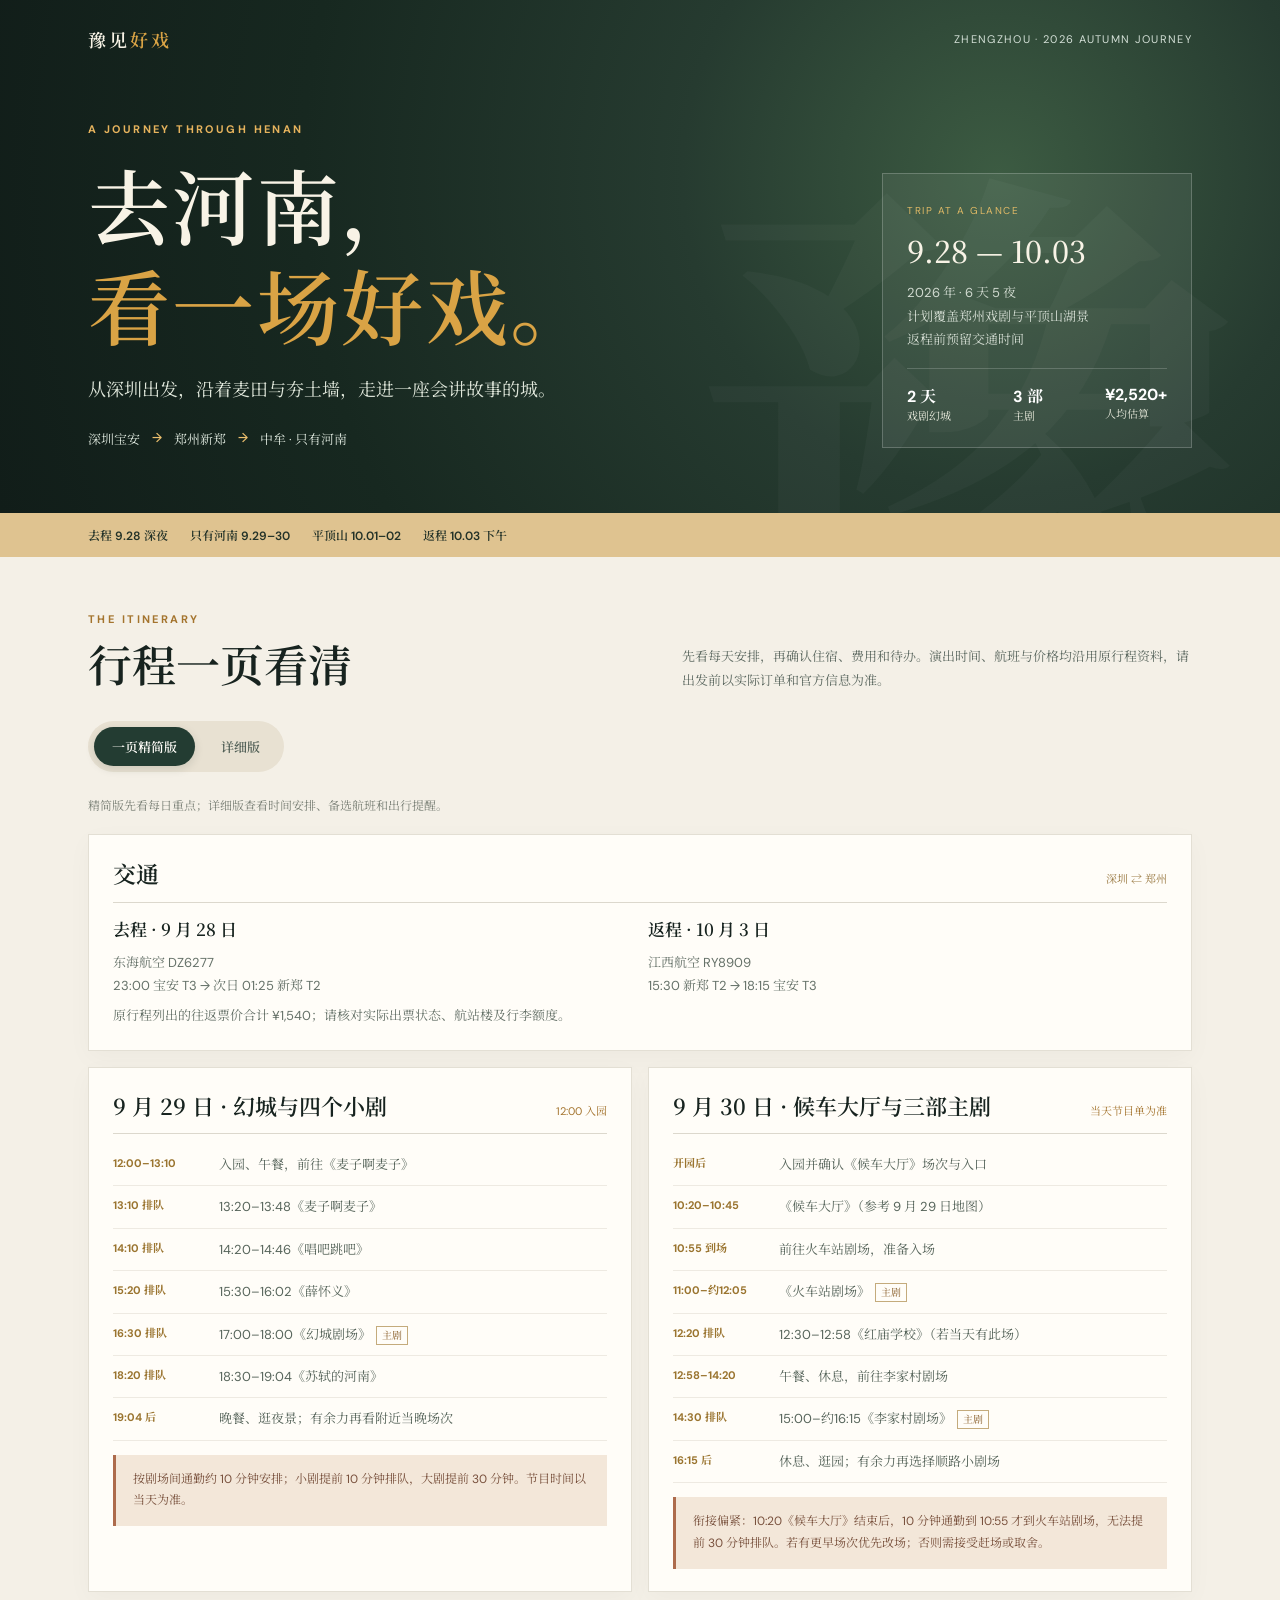
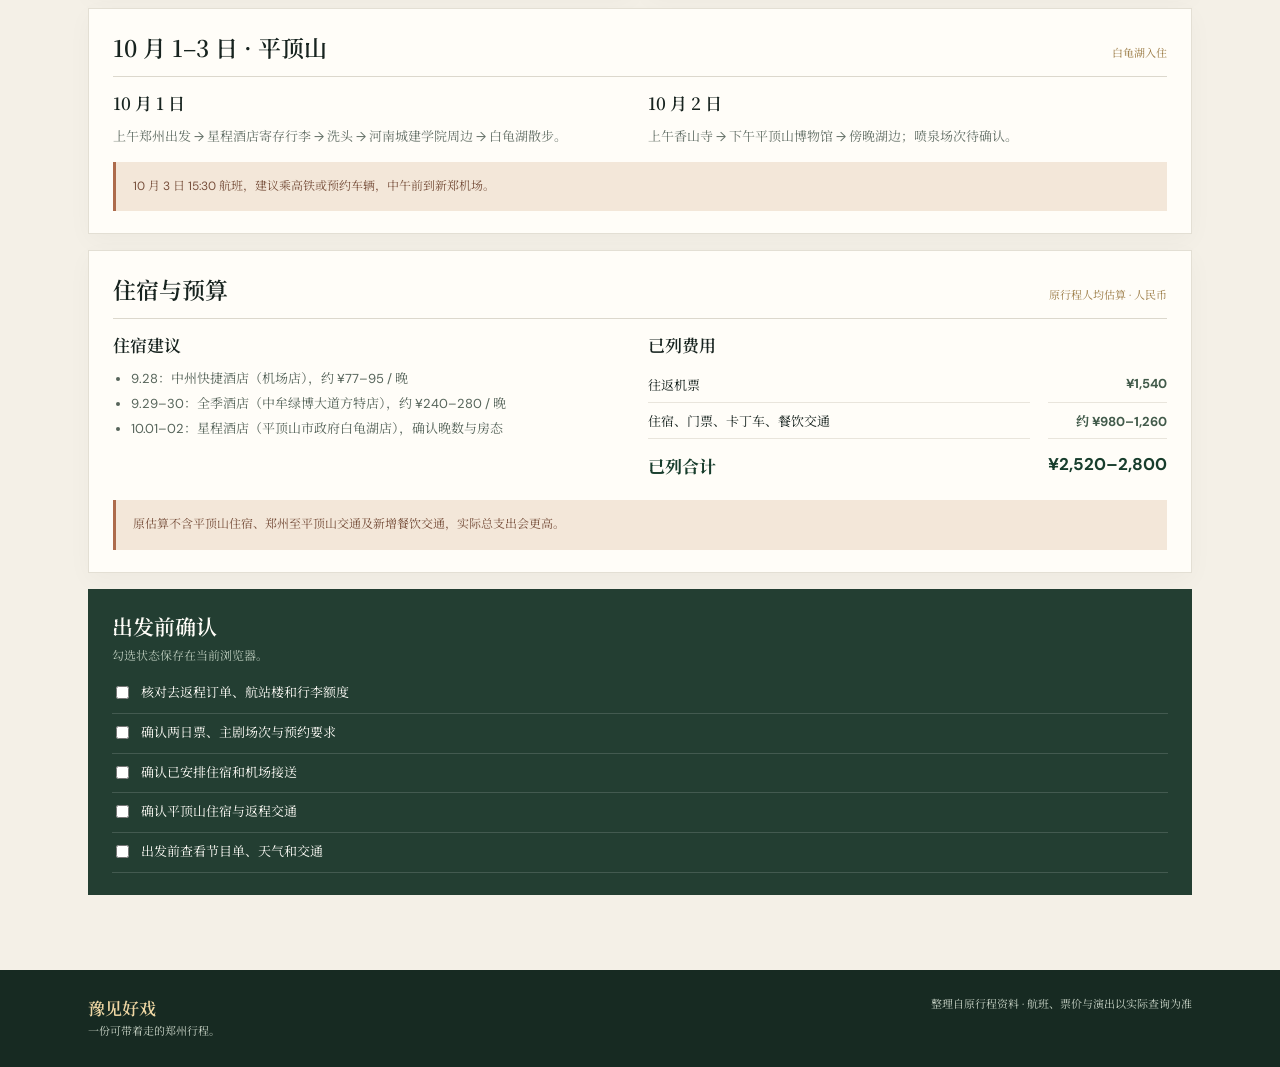
<file: index.html>
<!doctype html>
<html lang="zh-CN">
<head>
<meta charset="utf-8"><meta name="viewport" content="width=device-width,initial-scale=1"><meta name="theme-color" content="#17231f"><meta name="description" content="2026年郑州与只有河南旅行计划：航班、两日行程、住宿与预算。"><title>豫见好戏｜郑州旅行行程 2026</title>
<style>
@import url('https://fonts.googleapis.com/css2?family=Noto+Serif+SC:wght@400;500;600;700&family=DM+Sans:wght@400;500;600;700&display=swap');
:root{--ink:#17231f;--green:#233c32;--gold:#d9a345;--paper:#f4f0e7;--cream:#fffdf8;--muted:#657168;--line:#dcd8cd;--red:#a9523b}*{box-sizing:border-box}html{scroll-behavior:smooth}body{margin:0;background:var(--paper);color:var(--ink);font-family:'DM Sans','Noto Serif SC',serif}a{color:inherit}.skip{position:absolute;top:-80px;left:12px;background:white;padding:10px;z-index:5}.skip:focus{top:12px}.hero{background:radial-gradient(circle at 78% 34%,#3c5b42 0,#263b30 30%,#172820 66%,#111d19 100%);color:#f8f3e6;position:relative;overflow:hidden}.hero:after{content:'豫';position:absolute;right:2%;bottom:-180px;font:700 560px 'Noto Serif SC',serif;color:#ffffff07;line-height:1}.topbar,.hero-inner,.wrap{max-width:1160px;margin:auto;padding-left:28px;padding-right:28px}.topbar{display:flex;justify-content:space-between;align-items:center;padding-top:26px;position:relative;z-index:1}.brand{font:600 18px 'Noto Serif SC',serif;letter-spacing:.17em}.brand span{color:var(--gold)}.top-note{font-size:11px;letter-spacing:.12em;color:#d3dfd6}.hero-inner{position:relative;z-index:1;display:grid;grid-template-columns:1fr 310px;gap:40px;align-items:end;padding-top:70px;padding-bottom:65px}.eyebrow,.kicker{color:#e6b35d;text-transform:uppercase;letter-spacing:.22em;font-size:11px;font-weight:700}.hero h1{font:600 clamp(46px,7vw,82px)/1.22 'Noto Serif SC',serif;letter-spacing:.03em;margin:18px 0}.hero h1 em{font-style:normal;color:var(--gold)}.hero-sub{font:400 18px/1.8 'Noto Serif SC',serif;color:#e0e7db;margin:0 0 25px}.route{display:flex;gap:12px;flex-wrap:wrap;font-size:13px;color:#dbe5db}.route b{color:#edc06e;font-weight:500}.hero-card{border:1px solid #ffffff35;background:#ffffff10;padding:24px}.hero-card small{font-size:10px;color:#dfb966;letter-spacing:.15em}.hero-card strong{display:block;font:500 30px 'Noto Serif SC',serif;margin:9px 0}.hero-card p{margin:0;color:#d2dbd1;line-height:1.8;font-size:13px}.facts{display:flex;justify-content:space-between;gap:10px;border-top:1px solid #ffffff2f;margin-top:17px;padding-top:15px;font-size:11px;color:#e7e9db}.facts b{display:block;font-size:16px;color:white}.strip{background:#dfc390;color:#233228}.strip-inner{max-width:1160px;margin:auto;padding:13px 28px;display:flex;gap:22px;flex-wrap:wrap;font-size:12px;font-weight:600}.wrap{padding-top:55px;padding-bottom:75px}.intro{display:flex;justify-content:space-between;align-items:end;gap:35px;margin-bottom:28px}.kicker{color:#a4742e}.section-title{font:600 clamp(30px,4vw,44px)/1.3 'Noto Serif SC',serif;margin:9px 0 0}.intro p{max-width:510px;margin:0;color:#5e6a62;font-size:13px;line-height:1.85}.plan{display:grid;gap:16px}.card{background:var(--cream);border:1px solid #e3dfd4;padding:22px 24px;box-shadow:0 7px 24px #17231f08}.card h2{font:600 23px 'Noto Serif SC',serif;margin:0}.card h3{font:600 17px 'Noto Serif SC',serif;margin:0 0 10px}.card p{font-size:13px;line-height:1.8;color:var(--muted);margin:7px 0 0}.card-head{display:flex;justify-content:space-between;align-items:baseline;gap:12px;border-bottom:1px solid var(--line);padding-bottom:12px;margin-bottom:13px}.card-head small{font-size:11px;color:#9a7a43}.days{display:grid;grid-template-columns:1fr 1fr;gap:16px}.day{background:var(--cream);border:1px solid #e3dfd4;padding:22px 24px;box-shadow:0 7px 24px #17231f08}.day-head{display:flex;align-items:baseline;justify-content:space-between;gap:10px;padding-bottom:12px;border-bottom:1px solid var(--line);margin-bottom:10px}.day-head h2{font:600 22px 'Noto Serif SC',serif;margin:0}.day-head span{font-size:11px;color:#a4742e}.stop{display:grid;grid-template-columns:96px 1fr;gap:10px;padding:10px 0;border-bottom:1px solid #eeeae2;font-size:13px;line-height:1.65}.stop:last-child{border-bottom:0}.stop time{font-size:11px;font-weight:700;color:#9a742f}.stop p{margin:0;color:#56645a}.label{font-size:10px;border:1px solid #c4ab7c;color:#8b612d;padding:2px 5px;margin-left:5px;white-space:nowrap}.cols{display:grid;grid-template-columns:1fr 1fr;gap:16px}.list{padding-left:18px;margin:8px 0 0;color:#56645a;font-size:13px;line-height:1.9}.alert{background:#f3e7d9;border-left:3px solid #ad6b4c;padding:14px 17px;color:#78503c;font-size:12px;line-height:1.8;margin-top:14px}.amounts{display:grid;grid-template-columns:1fr auto;gap:0 18px}.amounts div{padding:8px 0;border-bottom:1px solid #e9e5dc;font-size:13px}.amounts .amount{text-align:right;color:#415a4a;font-weight:700}.amounts .total{border:0;font-size:17px;font-weight:700;color:#173d2c;padding-top:14px}.checklist{background:#233e32;color:#fffdf8;padding:22px 24px}.checklist h2{font:600 21px 'Noto Serif SC',serif;margin:0}.checklist p{font-size:12px;color:#b9c9ba;margin:5px 0 10px}.check{display:flex;gap:9px;align-items:start;padding:9px 0;border-bottom:1px solid #ffffff25;font-size:13px;line-height:1.6;cursor:pointer}.check input{accent-color:#dca744;margin-top:3px}.check:has(input:checked) span{text-decoration:line-through;color:#9eb3a2}.footer{background:#172a22;color:#c9d4c7;padding:25px 28px}.footer-inner{max-width:1104px;margin:auto;display:flex;justify-content:space-between;gap:18px;font-size:11px;line-height:1.8}.footer b{font:600 17px 'Noto Serif SC',serif;color:#efd7a4}.footer a{color:#f0d7a2}
@media(max-width:760px){.hero-inner{grid-template-columns:1fr;gap:22px;padding-top:50px;padding-bottom:42px}.hero-card{max-width:430px}.intro{display:block}.intro p{margin-top:12px}.days,.cols{grid-template-columns:1fr}.stop{grid-template-columns:82px 1fr}.top-note{font-size:9px}}@media(max-width:520px){.topbar,.hero-inner,.wrap{padding-left:18px;padding-right:18px}.top-note{display:none}.hero h1{font-size:48px}.strip-inner{padding-left:18px;padding-right:18px;gap:8px 16px}.wrap{padding-top:40px;padding-bottom:55px}.card,.day,.checklist{padding:18px}.card-head{align-items:start;flex-direction:column;gap:4px}.footer-inner{display:block}.footer-inner>div+div{margin-top:10px}}
.mode-switch{display:flex;gap:8px;margin:0 0 24px;padding:6px;background:#e8e1d2;border-radius:999px;width:max-content;max-width:100%}.mode-switch button{border:0;background:transparent;padding:10px 18px;border-radius:999px;color:#526057;font-size:13px;font-weight:600;font-family:inherit;cursor:pointer}.mode-switch button[aria-pressed="true"]{background:#233c32;color:#fffdf8;box-shadow:0 3px 10px #17231f22}.mode-help{font-size:12px;color:#7b8177;margin:0 0 20px}.detail-view{display:none}.detail-view.active{display:block}.detail-block{margin:0 0 20px}.detail-head{display:flex;align-items:center;gap:15px;margin:34px 0 14px}.detail-head>span{font:600 18px 'Noto Serif SC',serif;color:#a4742e}.detail-head h2{font:600 25px 'Noto Serif SC',serif;margin:0}.detail-head p{margin:4px 0 0;color:#748076;font-size:12px}.detail-card{background:var(--cream);border:1px solid #e3dfd4;padding:22px 24px;box-shadow:0 7px 24px #17231f08}.detail-card h3{font:600 17px 'Noto Serif SC',serif;margin:0 0 10px}.detail-card p,.detail-card li{font-size:13px;line-height:1.8;color:#526057}.detail-card ul{padding-left:20px;margin:8px 0}.detail-card .muted{color:#879087;font-size:12px}.detail-grid{display:grid;grid-template-columns:1fr 1fr;gap:14px}.timeline{border-left:1px solid #c9c3b4;margin-left:5px;padding-left:18px}.time-row{display:grid;grid-template-columns:110px 1fr;gap:12px;padding:9px 0;position:relative}.time-row:before{content:"";position:absolute;left:-23px;top:15px;width:8px;height:8px;background:#f4f0e7;border:2px solid #bd9352;border-radius:50%}.time-row.important:before{background:#d9a345}.time-row time{font-size:11px;font-weight:700;color:#987331}.time-row p{margin:0}.detail-view .alert{margin-top:16px}@media(max-width:760px){.detail-grid{grid-template-columns:1fr}.detail-head h2{font-size:21px}.time-row{grid-template-columns:82px 1fr;gap:8px}.mode-switch button{padding:9px 13px}}</style>
</head><body><a class="skip" href="#main">跳到行程内容</a>
<header class="hero"><div class="topbar"><div class="brand">豫见<span>好戏</span></div><div class="top-note">ZHENGZHOU · 2026 AUTUMN JOURNEY</div></div><div class="hero-inner"><div><div class="eyebrow">A journey through Henan</div><h1>去河南，<br><em>看一场好戏。</em></h1><p class="hero-sub">从深圳出发，沿着麦田与夯土墙，走进一座会讲故事的城。</p><div class="route"><span>深圳宝安</span><b>→</b><span>郑州新郑</span><b>→</b><span>中牟 · 只有河南</span></div></div><div class="hero-card"><small>TRIP AT A GLANCE</small><strong>9.28 — 10.03</strong><p>2026 年 · 6 天 5 夜<br>计划覆盖郑州戏剧与平顶山湖景<br>返程前预留交通时间</p><div class="facts"><span><b>2 天</b>戏剧幻城</span><span><b>3 部</b>主剧</span><span><b>¥2,520+</b>人均估算</span></div></div></div></header>
<div class="strip"><div class="strip-inner"><span>去程 9.28 深夜</span><span>只有河南 9.29–30</span><span>平顶山 10.01–02</span><span>返程 10.03 下午</span></div></div>
<main id="main" class="wrap"><div class="intro"><div><div class="kicker">THE ITINERARY</div><h2 class="section-title">行程一页看清</h2></div><p>先看每天安排，再确认住宿、费用和待办。演出时间、航班与价格均沿用原行程资料，请出发前以实际订单和官方信息为准。</p></div>
<div class="mode-switch" role="group" aria-label="选择行程版本"><button type="button" data-mode="brief" aria-pressed="true">一页精简版</button><button type="button" data-mode="detail" aria-pressed="false">详细版</button></div><p class="mode-help">精简版先看每日重点；详细版查看时间安排、备选航班和出行提醒。</p><div id="briefView"><div class="plan">
<section class="card"><div class="card-head"><h2>交通</h2><small>深圳 ⇄ 郑州</small></div><div class="cols"><div><h3>去程 · 9 月 28 日</h3><p>东海航空 DZ6277<br>23:00 宝安 T3 → 次日 01:25 新郑 T2</p></div><div><h3>返程 · 10 月 3 日</h3><p>江西航空 RY8909<br>15:30 新郑 T2 → 18:15 宝安 T3</p></div></div><p>原行程列出的往返票价合计 ¥1,540；请核对实际出票状态、航站楼及行李额度。</p></section>
<div class="days"><section class="day"><div class="day-head"><h2>9 月 29 日 · 幻城与四个小剧</h2><span>12:00 入园</span></div><div class="stop"><time>12:00–13:10</time><p>入园、午餐，前往《麦子啊麦子》</p></div><div class="stop"><time>13:10 排队</time><p>13:20–13:48《麦子啊麦子》</p></div><div class="stop"><time>14:10 排队</time><p>14:20–14:46《唱吧跳吧》</p></div><div class="stop"><time>15:20 排队</time><p>15:30–16:02《薛怀义》</p></div><div class="stop"><time>16:30 排队</time><p>17:00–18:00《幻城剧场》<span class="label">主剧</span></p></div><div class="stop"><time>18:20 排队</time><p>18:30–19:04《苏轼的河南》</p></div><div class="stop"><time>19:04 后</time><p>晚餐、逛夜景；有余力再看附近当晚场次</p></div><div class="alert">按剧场间通勤约 10 分钟安排；小剧提前 10 分钟排队，大剧提前 30 分钟。节目时间以当天为准。</div></section><section class="day"><div class="day-head"><h2>9 月 30 日 · 候车大厅与三部主剧</h2><span>当天节目单为准</span></div><div class="stop"><time>开园后</time><p>入园并确认《候车大厅》场次与入口</p></div><div class="stop"><time>10:20–10:45</time><p>《候车大厅》（参考 9 月 29 日地图）</p></div><div class="stop"><time>10:55 到场</time><p>前往火车站剧场，准备入场</p></div><div class="stop"><time>11:00–约12:05</time><p>《火车站剧场》<span class="label">主剧</span></p></div><div class="stop"><time>12:20 排队</time><p>12:30–12:58《红庙学校》（若当天有此场）</p></div><div class="stop"><time>12:58–14:20</time><p>午餐、休息，前往李家村剧场</p></div><div class="stop"><time>14:30 排队</time><p>15:00–约16:15《李家村剧场》<span class="label">主剧</span></p></div><div class="stop"><time>16:15 后</time><p>休息、逛园；有余力再选择顺路小剧场</p></div><div class="alert">衔接偏紧：10:20《候车大厅》结束后，10 分钟通勤到 10:55 才到火车站剧场，无法提前 30 分钟排队。若有更早场次优先改场；否则需接受赶场或取舍。</div></section></div>
<section class="card"><div class="card-head"><h2>10 月 1–3 日 · 平顶山</h2><small>白龟湖入住</small></div><div class="cols"><div><h3>10 月 1 日</h3><p>上午郑州出发 → 星程酒店寄存行李 → 洗头 → 河南城建学院周边 → 白龟湖散步。</p></div><div><h3>10 月 2 日</h3><p>上午香山寺 → 下午平顶山博物馆 → 傍晚湖边；喷泉场次待确认。</p></div></div><div class="alert">10 月 3 日 15:30 航班，建议乘高铁或预约车辆，中午前到新郑机场。</div></section>
<section class="card"><div class="card-head"><h2>住宿与预算</h2><small>原行程人均估算 · 人民币</small></div><div class="cols"><div><h3>住宿建议</h3><ul class="list"><li>9.28：中州快捷酒店（机场店），约 ¥77–95 / 晚</li><li>9.29–30：全季酒店（中牟绿博大道方特店），约 ¥240–280 / 晚</li><li>10.01–02：星程酒店（平顶山市政府白龟湖店），确认晚数与房态</li></ul></div><div><h3>已列费用</h3><div class="amounts"><div>往返机票</div><div class="amount">¥1,540</div><div>住宿、门票、卡丁车、餐饮交通</div><div class="amount">约 ¥980–1,260</div><div class="total">已列合计</div><div class="amount total">¥2,520–2,800</div></div></div></div><div class="alert">原估算不含平顶山住宿、郑州至平顶山交通及新增餐饮交通，实际总支出会更高。</div></section>
<section class="checklist"><h2>出发前确认</h2><p>勾选状态保存在当前浏览器。</p><label class="check"><input type="checkbox" data-check="flights"><span>核对去返程订单、航站楼和行李额度</span></label><label class="check"><input type="checkbox" data-check="tickets"><span>确认两日票、主剧场次与预约要求</span></label><label class="check"><input type="checkbox" data-check="hotels"><span>确认已安排住宿和机场接送</span></label><label class="check"><input type="checkbox" data-check="gap"><span>确认平顶山住宿与返程交通</span></label><label class="check"><input type="checkbox" data-check="schedule"><span>出发前查看节目单、天气和交通</span></label></section>
</div></div><div id="detailView" class="detail-view"><section class="detail-block"><div class="detail-head"><span>01</span><div><h2>交通与航班</h2><p>去程、返程按原行程资料整理，出发前以订单为准。</p></div></div><div class="detail-grid"><article class="detail-card"><h3>9 月 28 日｜去程</h3><p><b>原行程选定</b> 东海航空 DZ6277<br>23:00 深圳宝安 T3 → 次日 01:25 郑州新郑 T2 · ¥770</p><p><b>备选</b> 西部航空 PN6312<br>23:20 宝安 T3 → 次日 01:40 新郑 T2 · ¥750</p><p class="muted">抵达后先住机场附近，次日上午前往中牟。</p></article><article class="detail-card"><h3>10 月 3 日｜返程</h3><p><b>原行程选定</b> 江西航空 RY8909<br>15:30 新郑 T2 → 18:15 宝安 T3 · ¥770</p><p><b>备选</b> 深圳航空 ZH9304<br>16:10 新郑 T2 → 19:00 宝安 T3 · ¥970</p><p class="muted">请核对返程是否已出票。平顶山西到新郑机场的车次以 12306 当日信息为准，建议中午前抵达机场。</p></article></div></section>
<section class="detail-block"><div class="detail-head"><span>02</span><div><h2>9 月 29 日｜幻城与四个优先小剧</h2><p>12:00 到园，17:00 看《幻城剧场》；小剧时间参考 9 月 29 日节目地图。</p></div></div><div class="detail-card"><div class="timeline"><div class="time-row"><time>12:00–13:10</time><p>入园、午餐，前往《麦子啊麦子》。</p></div><div class="time-row"><time>13:10 排队</time><p>13:20–13:48《麦子啊麦子》。</p></div><div class="time-row"><time>13:48–14:10</time><p>转场并排队；14:20–14:46《唱吧跳吧》。</p></div><div class="time-row"><time>14:46–15:20</time><p>转场并排队；15:30–16:02《薛怀义》。</p></div><div class="time-row important"><time>16:02–16:30</time><p>前往幻城剧场并排队；17:00–18:00《幻城剧场》主剧。</p></div><div class="time-row"><time>18:00–18:20</time><p>前往《苏轼的河南》；18:20 排队，18:30–19:04 演出。</p></div><div class="time-row"><time>19:04 后</time><p>晚餐、逛夜景；有余力再看附近当晚场次。</p></div></div><p class="alert">小剧按开场前 10 分钟排队，大剧提前 30 分钟；剧场间通勤按 10 分钟估算。节目时间和入口以当天公布为准。</p></div></section><section class="detail-block"><div class="detail-head"><span>03</span><div><h2>9 月 30 日｜候车大厅、火车站与李家村</h2><p>候车大厅场次参考 9 月 29 日节目地图；第二天务必核实。</p></div></div><div class="detail-card"><div class="timeline"><div class="time-row"><time>开园后</time><p>入园，确认《候车大厅》当天场次及入口。</p></div><div class="time-row"><time>10:20–10:45</time><p>《候车大厅》（参考场次，需以当天节目单为准）。</p></div><div class="time-row"><time>10:45–10:55</time><p>通勤至火车站剧场；10:55 到场准备入场。</p></div><div class="time-row important"><time>11:00–约12:05</time><p>《火车站剧场》主剧。</p></div><div class="time-row"><time>12:05–12:20</time><p>通勤至《红庙学校》并排队。</p></div><div class="time-row"><time>12:30–12:58</time><p>《红庙学校》（若当天有此场）。</p></div><div class="time-row"><time>12:58–14:20</time><p>午餐、休息，前往李家村剧场。</p></div><div class="time-row important"><time>14:30 排队</time><p>15:00–约16:15《李家村剧场》主剧。</p></div><div class="time-row"><time>16:15 后</time><p>休息、逛园；有余力再选择当天顺路的小剧场。</p></div></div><p class="alert">衔接提醒：10:20–10:45《候车大厅》后只有 15 分钟散场、通勤和到场，按 10 分钟通勤估算，10:55 才抵达火车站剧场，无法满足大剧提前 30 分钟排队。若当天有能在 10:20 前结束的更早场次，优先换场；若只有该场，需接受衔接紧张或取舍。</p></div></section><section class="detail-block"><div class="detail-head"><span>04</span><div><h2>10 月 1 日｜郑州 → 平顶山</h2><p>白龟湖入住，校园与湖边轻松走走。</p></div></div><div class="detail-card"><div class="timeline"><div class="time-row"><time>上午</time><p>从中牟退房，前往郑州东站乘高铁到平顶山西站，再打车去星程酒店（平顶山市政府白龟湖店）。到店太早可先寄存行李。</p></div><div class="time-row"><time>午后</time><p>在酒店附近午饭；去洗发店洗头，建议提前预约。</p></div><div class="time-row"><time>下午</time><p>河南城建学院周边散步；校内访客规定提前确认，如不便入校就改为湖边慢行。</p></div><div class="time-row"><time>傍晚–晚上</time><p>白龟湖散步、晚饭。白龟湖有音乐喷泉广场，但尚未找到 2026 国庆场次公告；当天是否开放先向酒店或当地官方账号确认。</p></div></div></div></section>
<section class="detail-block"><div class="detail-head"><span>05</span><div><h2>10 月 2 日｜香山寺与平顶山博物馆</h2><p>寺院安排在上午，博物馆安排在下午。</p></div></div><div class="detail-card"><div class="timeline"><div class="time-row"><time>上午</time><p>打车去香山寺游览。官方常规信息为夏季 7:00–17:30，节假日以当天公告为准。</p></div><div class="time-row"><time>中午</time><p>回酒店附近午饭、休息。</p></div><div class="time-row"><time>13:00–16:00</time><p>平顶山博物馆。常规开放为周二至周日 9:00–17:00；国庆开放安排和预约方式出发前再确认。</p></div><div class="time-row"><time>傍晚</time><p>回白龟湖散步；如喷泉当天开放，再去音乐喷泉广场看一场。</p></div></div></div></section>
<section class="detail-block"><div class="detail-head"><span>06</span><div><h2>10 月 3 日｜平顶山 → 新郑机场</h2><p>15:30 起飞，交通留足余量。</p></div></div><div class="detail-card"><p>早餐后退房，建议提前选好平顶山西站到新郑机场站的直达高铁，目标是中午前到机场；到站后再留出值机、安检时间。若车次不合适，提前预约专车并预留路上拥堵时间。具体车次请以 12306 当日时刻为准。</p></div></section>
<section class="detail-block"><div class="detail-head"><span>07</span><div><h2>住宿、费用与出发前确认</h2><p>原预算只覆盖原来列出的郑州行程，平顶山新增费用需另计。</p></div></div><div class="detail-grid"><article class="detail-card"><h3>住宿建议</h3><ul><li>9.28：机场附近过渡住宿。</li><li>9.29–30：中牟全季酒店。</li><li>10.01–02：星程酒店（平顶山市政府白龟湖店），确认实际入住晚数、价格与房态。</li></ul></article><article class="detail-card"><h3>出发前确认</h3><ul><li>核对往返航班订单、航站楼和行李额度。</li><li>确认只有河南两日票、主剧预约和当日排期。</li><li>预约洗发店；询问酒店是否有租车或接送站服务。</li><li>电动车不要预设为一定能租到；共享电动车供应需现场确认。</li><li>查看香山寺、博物馆、河南城建学院国庆开放安排。</li><li>确认白龟湖音乐喷泉当天场次及天气情况。</li></ul></article></div><p class="alert">原行程人均估算 ¥2,520–2,800 不含平顶山住宿、郑州至平顶山交通，以及新增餐饮和景点交通费用。</p></section></div></main><footer class="footer"><div class="footer-inner"><div><b>豫见好戏</b><br>一份可带着走的郑州行程。</div><div>整理自原行程资料 · 航班、票价与演出以实际查询为准</div></div></footer>
<script>const modeButtons=document.querySelectorAll('[data-mode]');const briefView=document.getElementById('briefView');const detailView=document.getElementById('detailView');modeButtons.forEach(button=>button.addEventListener('click',()=>{const detailed=button.dataset.mode==='detail';briefView.hidden=detailed;detailView.classList.toggle('active',detailed);modeButtons.forEach(item=>item.setAttribute('aria-pressed',String(item===button)));if(window.innerWidth<760)document.querySelector('.mode-switch').scrollIntoView({behavior:'smooth',block:'start'})}));document.querySelectorAll('[data-check]').forEach(input=>{const key='zhengzhou-trip-'+input.dataset.check;try{input.checked=localStorage.getItem(key)==='1'}catch(e){}input.addEventListener('change',()=>{try{localStorage.setItem(key,input.checked?'1':'0')}catch(e){}})});</script>
</body></html>
</file>
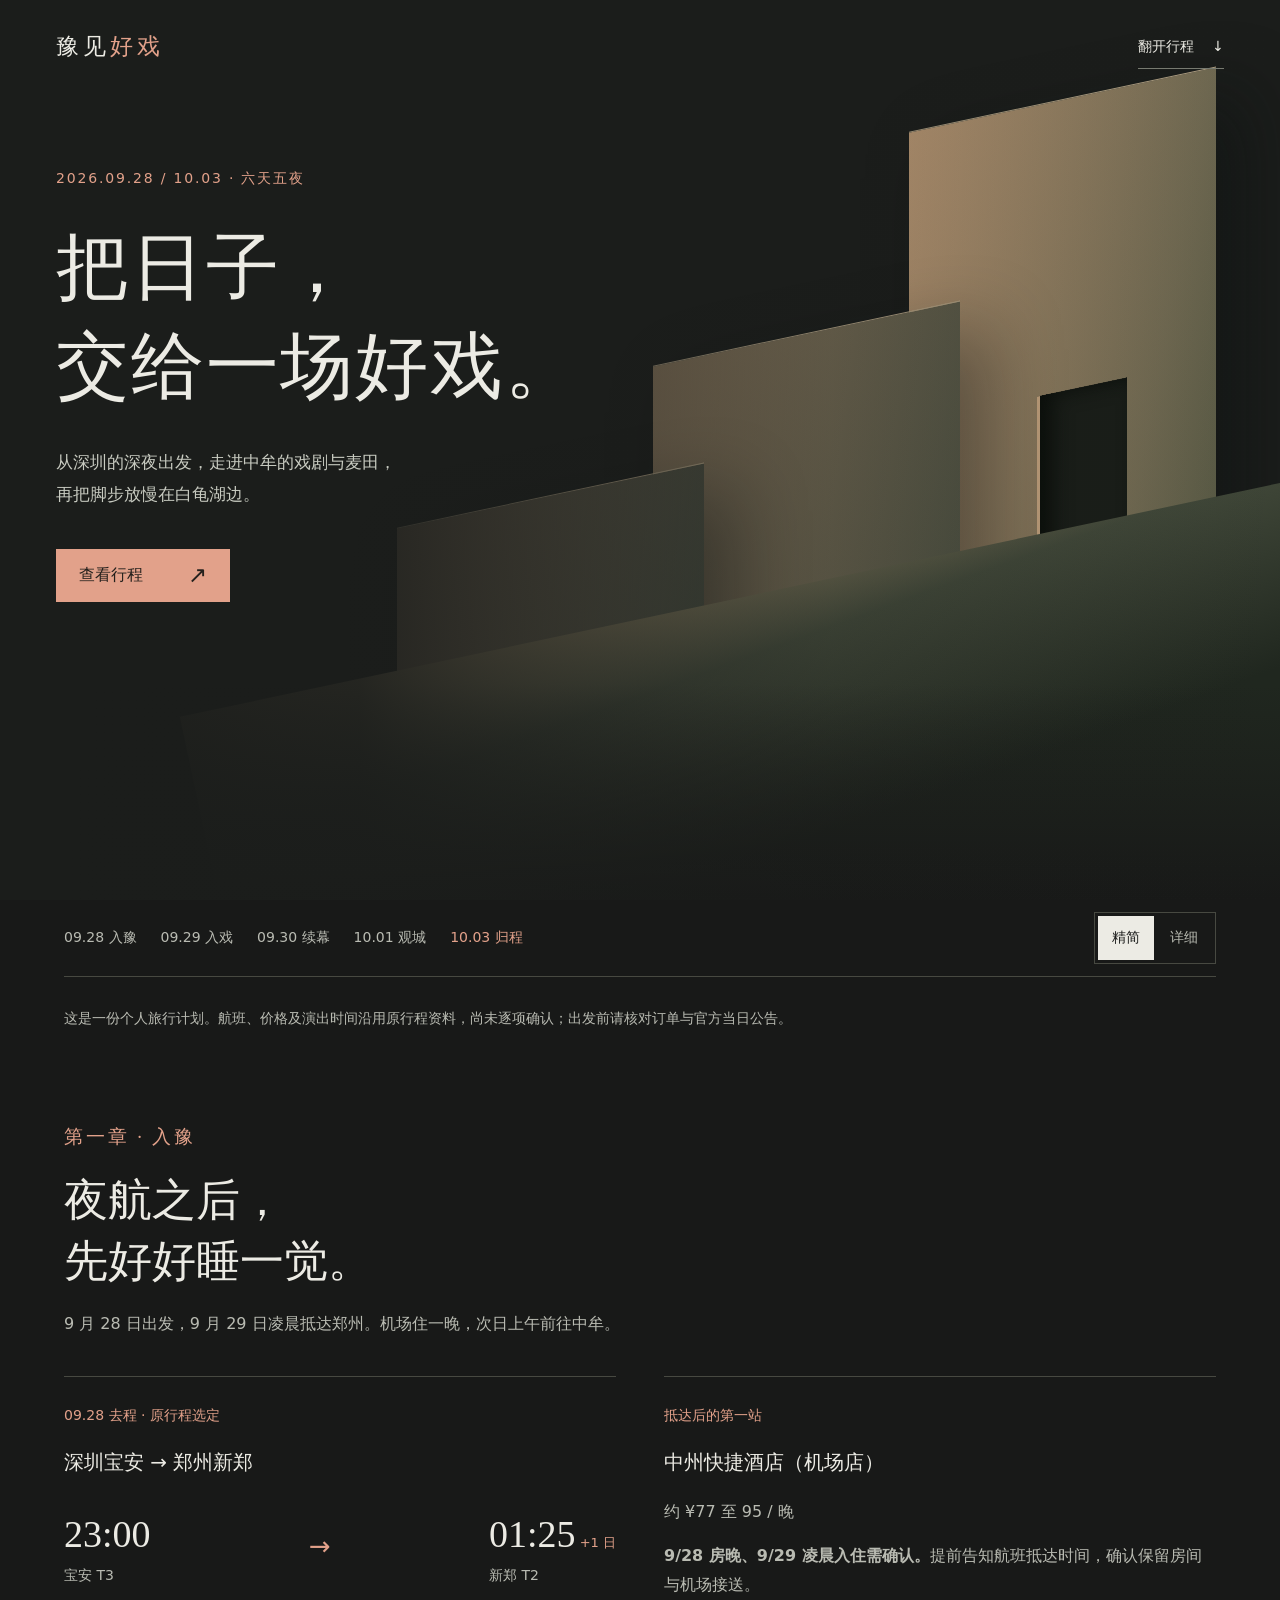
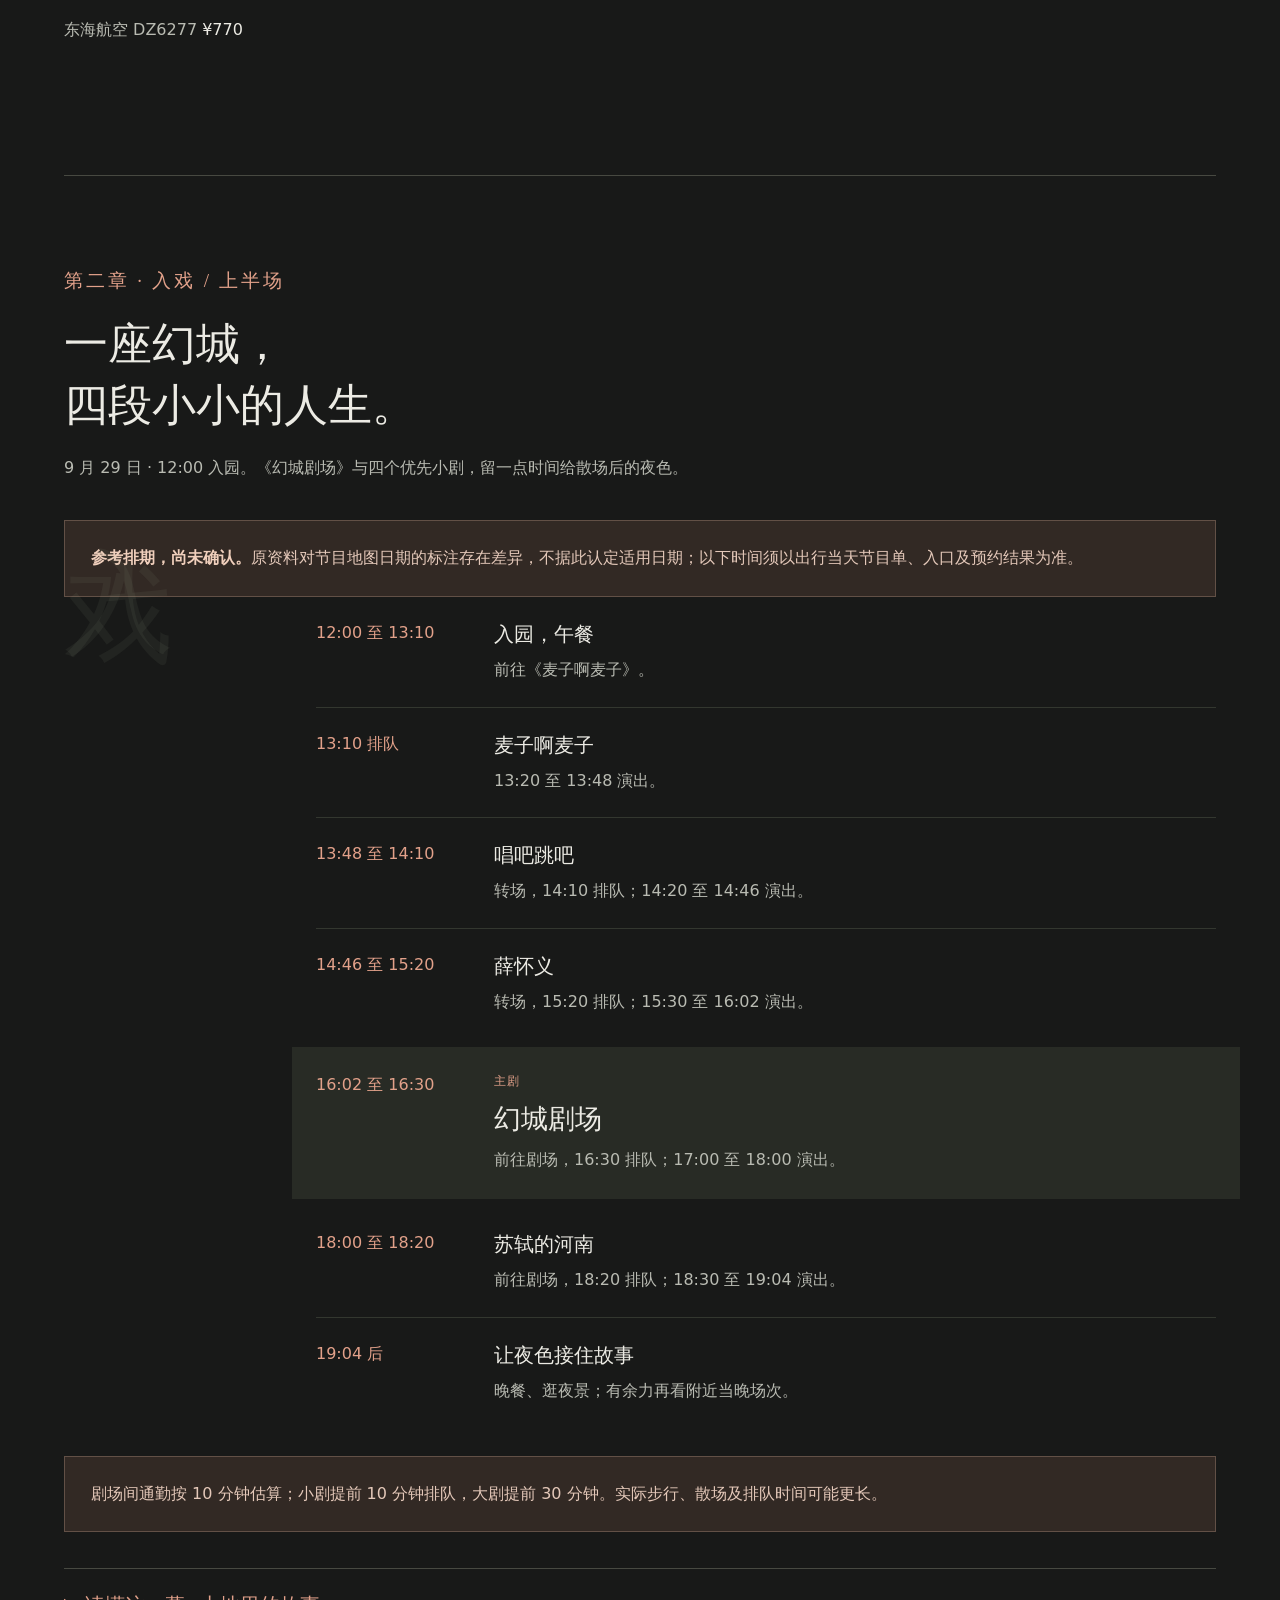
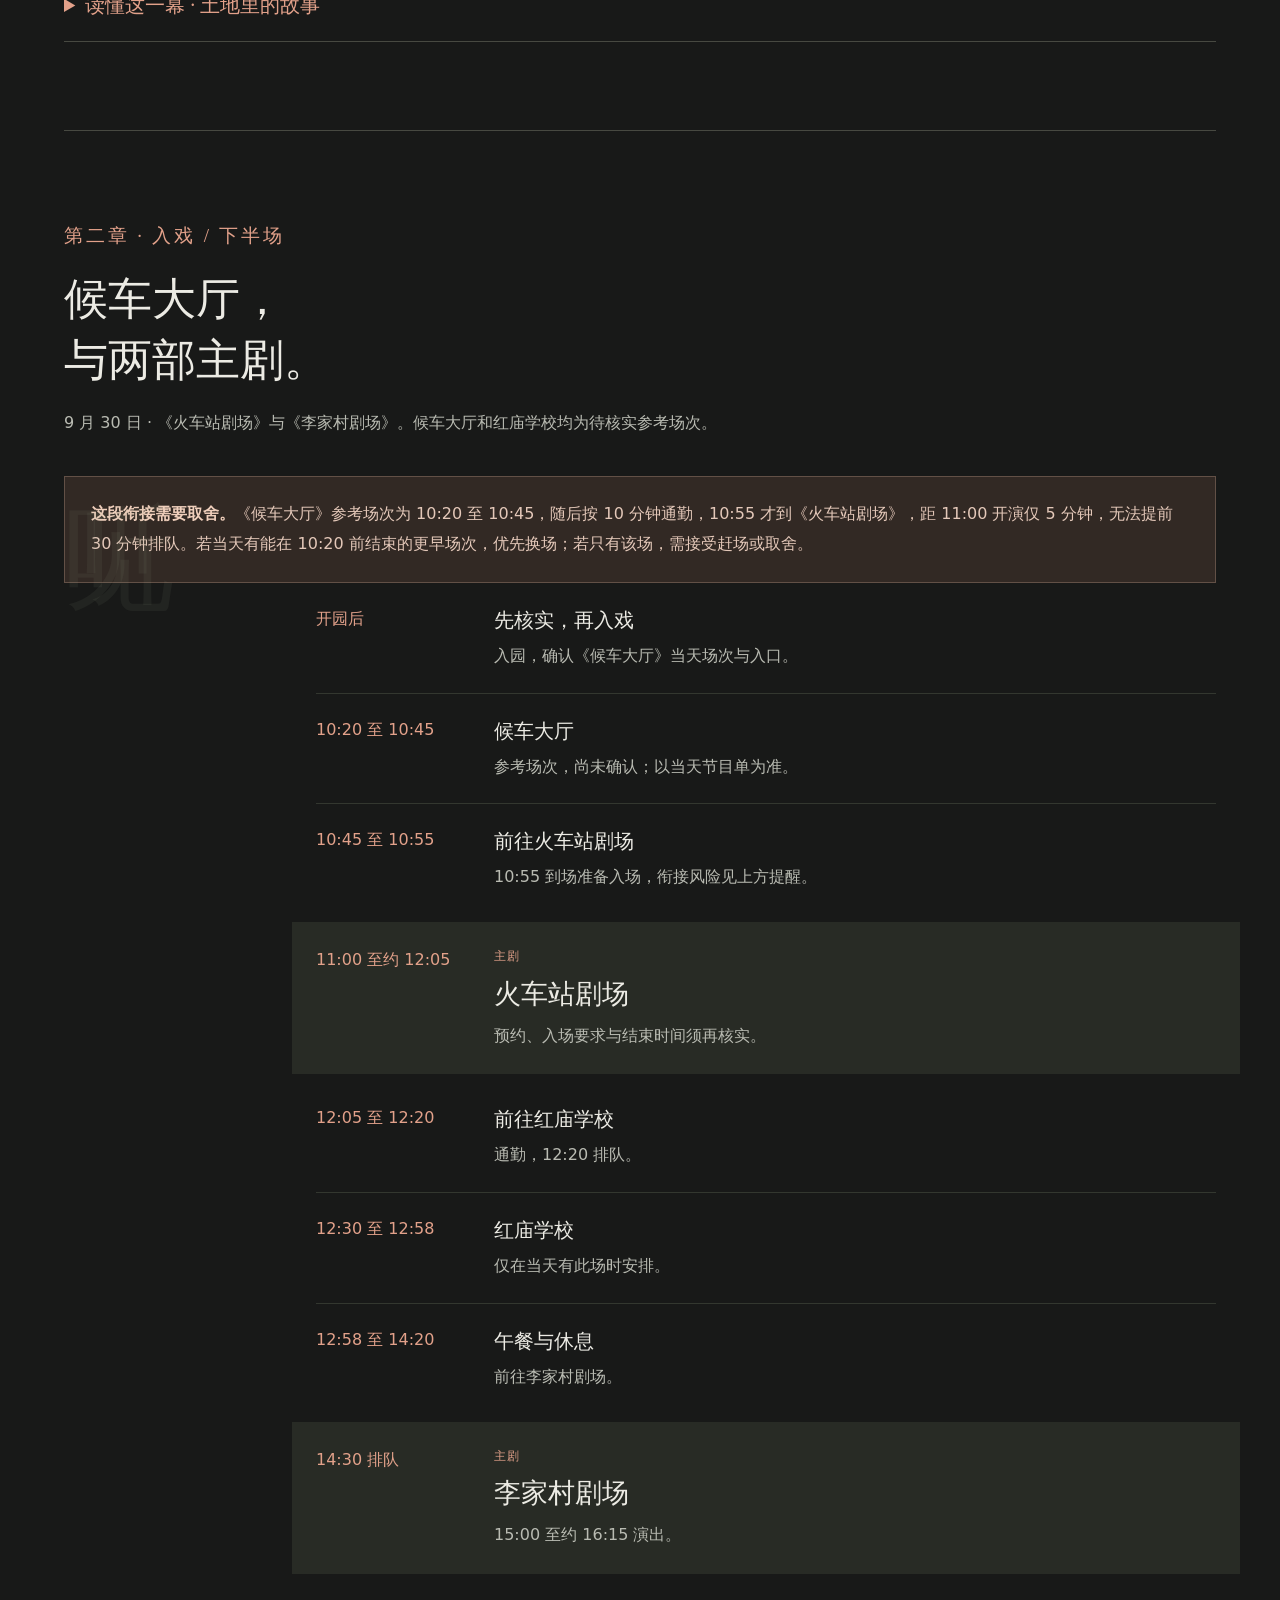
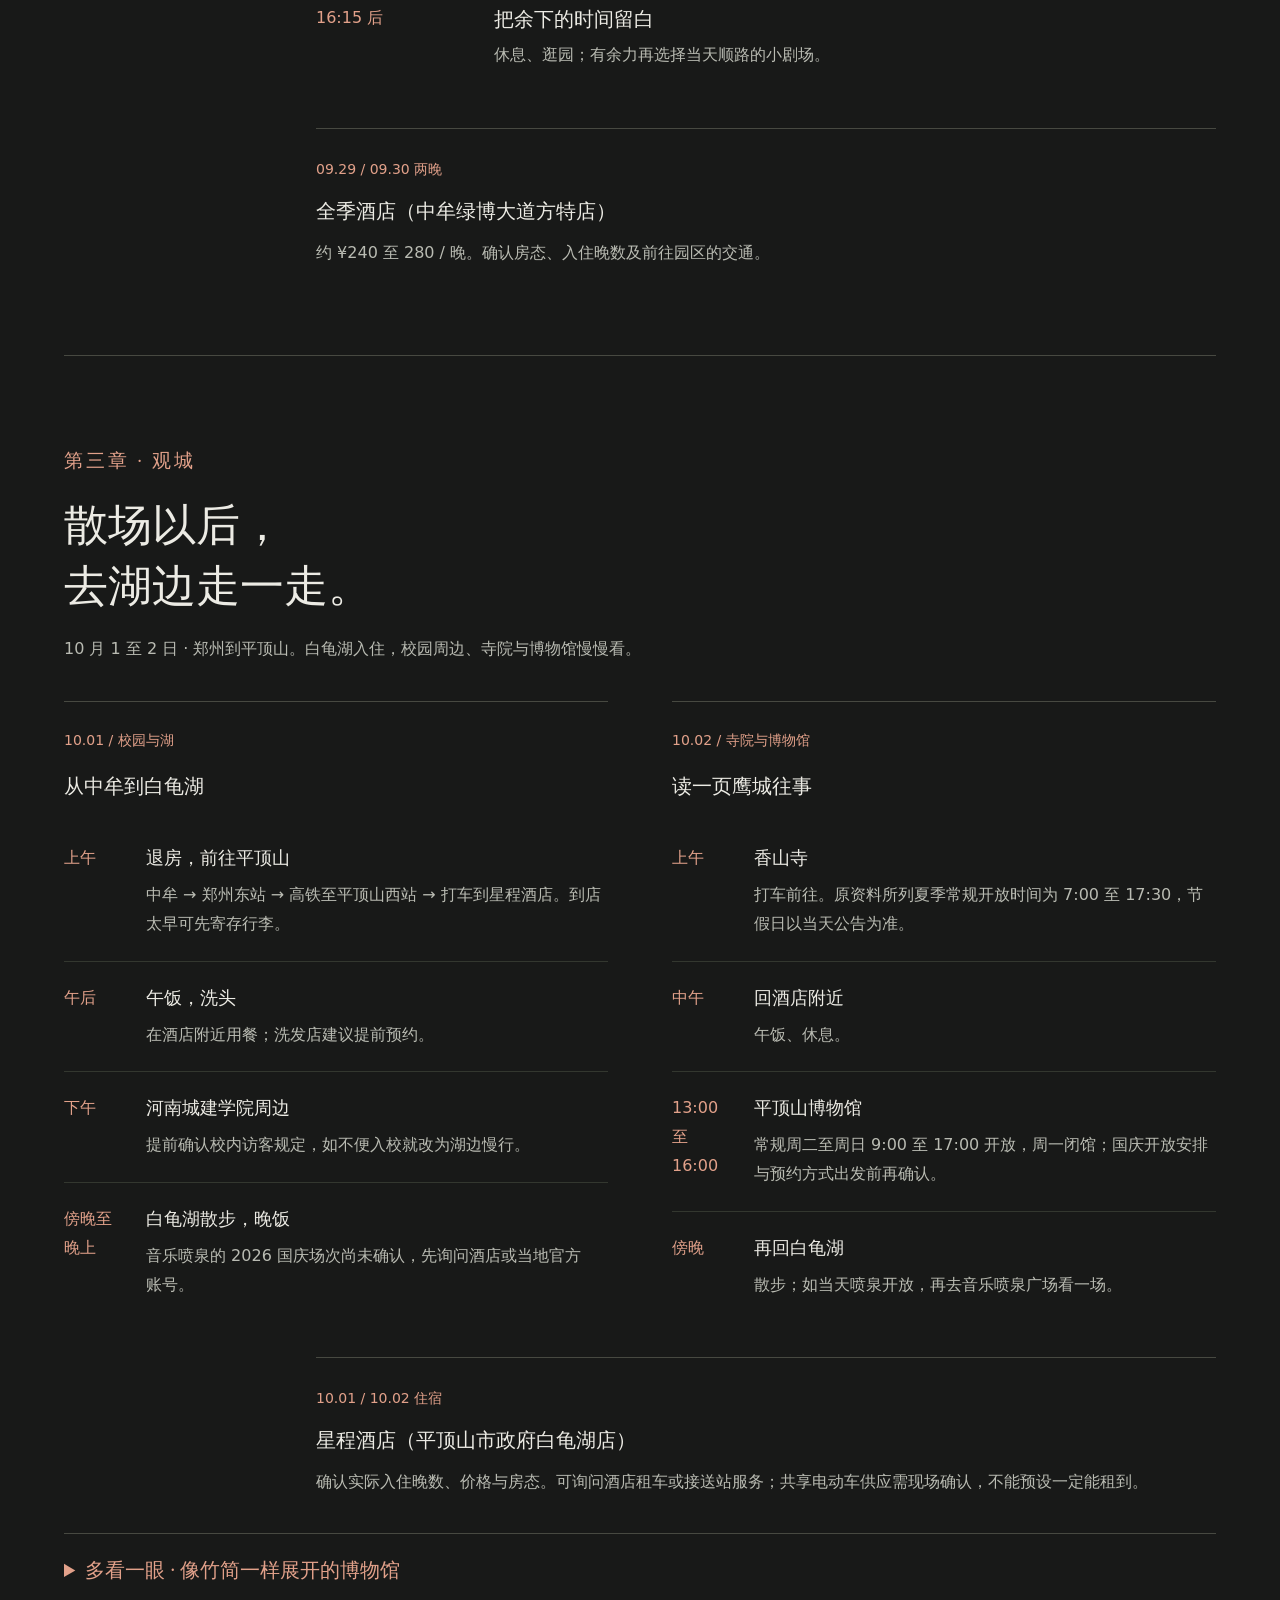
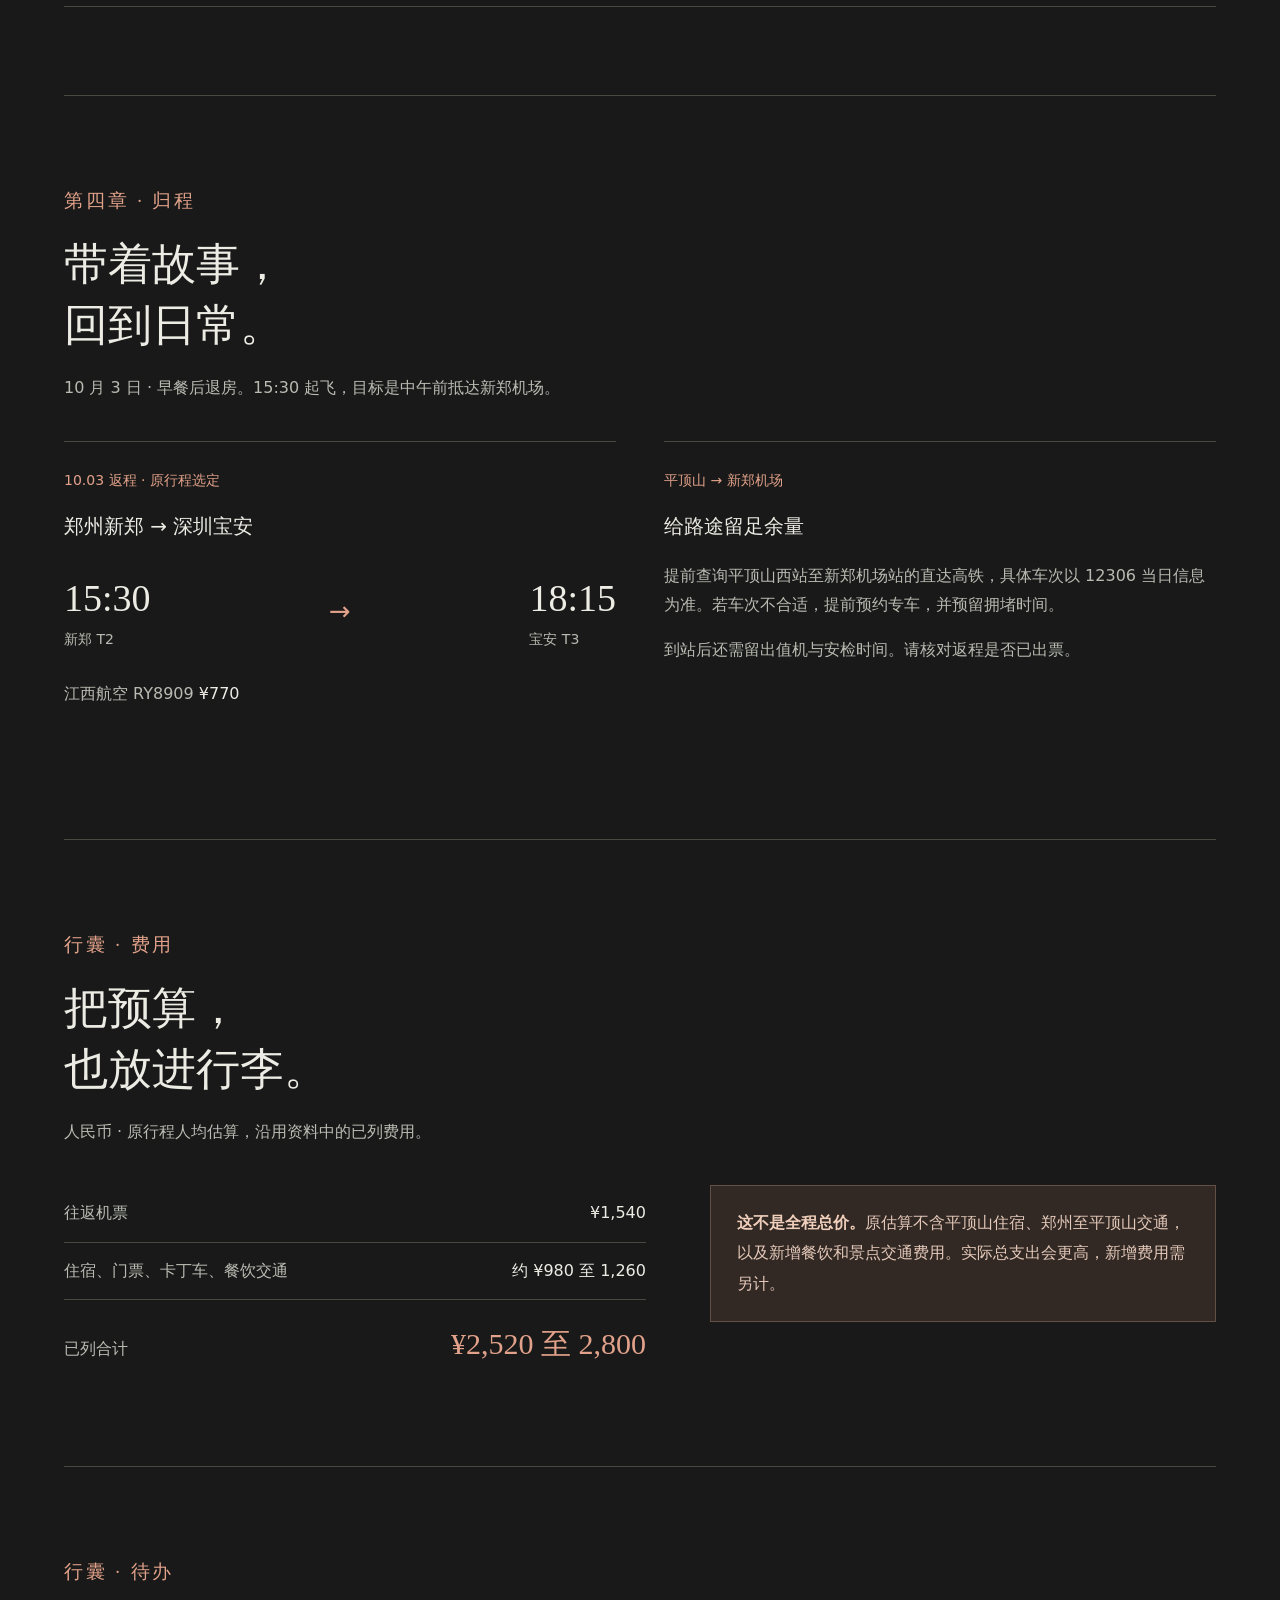
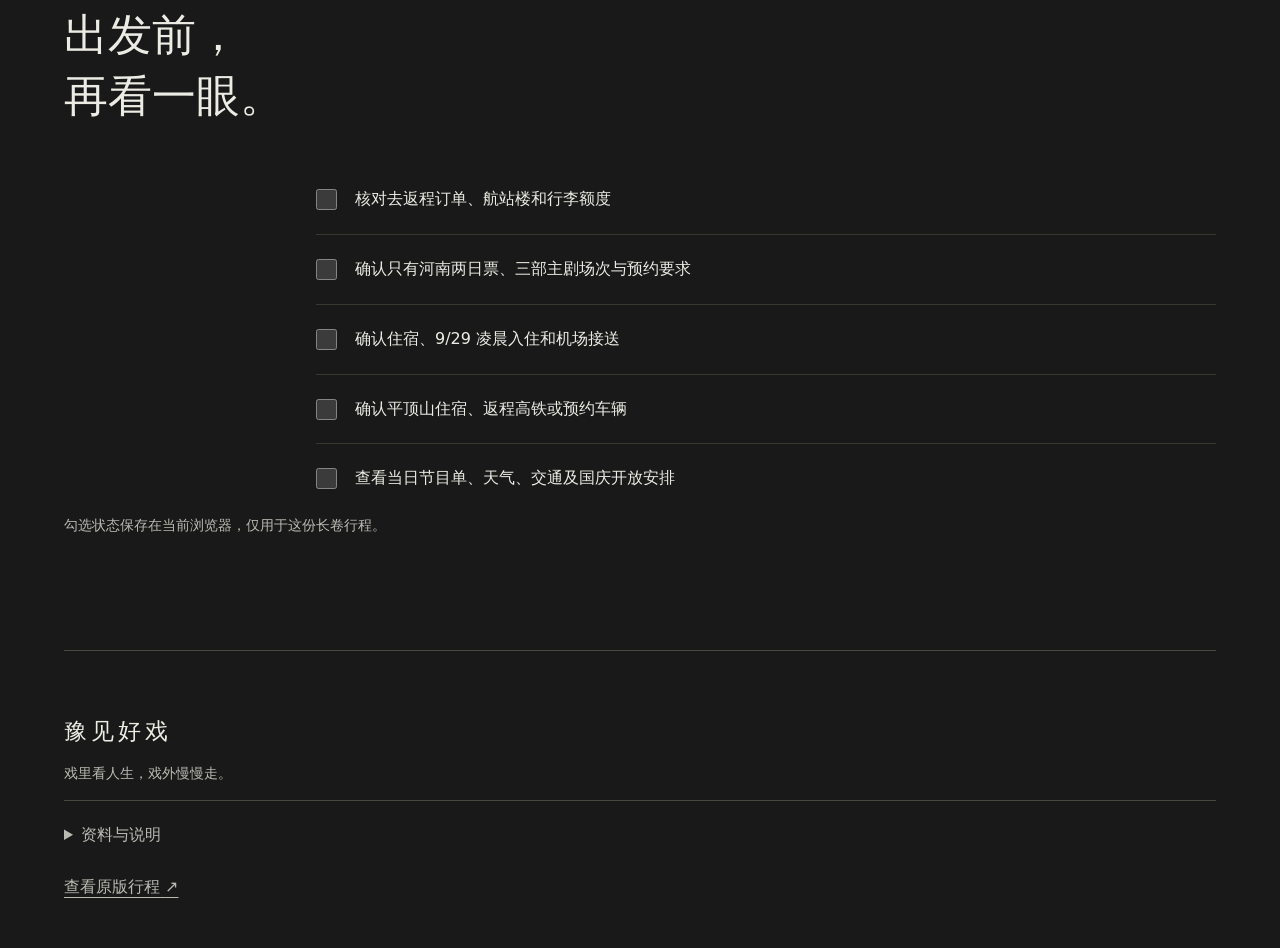
<file: zhongyuan/index.html>
<!doctype html>
<html lang="zh-CN">
<head>
  <meta charset="utf-8">
  <meta name="viewport" content="width=device-width, initial-scale=1">
  <meta name="theme-color" content="#171a17">
  <meta name="description" content="豫见好戏：2026年9月28日至10月3日，从深圳到只有河南，再到平顶山的随身行程。包含演出参考排期、航班、住宿、预算与出发清单。">
  <title>豫见好戏｜把日子，交给一场好戏</title>
  <link rel="canonical" href="https://xuyu666.github.io/zhengzhou-theatre-2026/zhongyuan/">
  <link rel="stylesheet" href="./style.css">
  <script src="./app.js" defer></script>
</head>
<body>
  <a class="skip" href="#main">跳到行程内容</a>
  <section class="hero" aria-labelledby="journey-title">
    <header class="site-header">
      <a class="brand" href="#">豫见<span>好戏</span></a>
      <a href="#main">翻开行程 <span aria-hidden="true">↓</span></a>
    </header>
    <div class="hero-copy">
      <p class="hero-date">2026.09.28 / 10.03 · 六天五夜</p>
      <h1 id="journey-title">把日子，<br>交给一场好戏。</h1>
      <p>从深圳的深夜出发，走进中牟的戏剧与麦田，<br>再把脚步放慢在白龟湖边。</p>
      <a class="primary-link" href="#main">查看行程</a>
    </div>
    <div class="stage" aria-hidden="true">
      <div class="stage-wall wall-one"></div><div class="stage-wall wall-two"></div><div class="stage-wall wall-three"></div>
      <div class="stage-door"></div><div class="stage-floor"></div><span class="stage-caption">中原 · 一幕将启</span>
    </div>
  </section>

  <main id="main" class="main-shell">
    <div class="journey-tools">
      <nav class="date-nav" aria-label="按日期查看行程">
        <a href="#arrival">09.28 入豫</a><a href="#day29">09.29 入戏</a><a href="#day30">09.30 续幕</a><a href="#city">10.01 观城</a><a href="#return">10.03 归程</a>
      </nav>
      <div class="view-controls" role="group" aria-label="行程显示方式" hidden>
        <button type="button" data-mode="brief" aria-pressed="false">精简</button><button type="button" data-mode="detail" aria-pressed="true">详细</button>
      </div>
    </div>
    <p class="page-note">这是一份个人旅行计划。航班、价格及演出时间沿用原行程资料，尚未逐项确认；出发前请核对订单与官方当日公告。</p>

    <section class="chapter" id="arrival" aria-labelledby="arrival-title">
      <div class="chapter-heading"><span class="chapter-word">第一章 · 入豫</span><h2 id="arrival-title">夜航之后，<br>先好好睡一觉。</h2><p>9 月 28 日出发，9 月 29 日凌晨抵达郑州。机场住一晚，次日上午前往中牟。</p></div>
      <div class="travel-grid">
        <article class="flight"><p class="eyebrow">09.28 去程 · 原行程选定</p><h3>深圳宝安 <span aria-hidden="true">→</span> 郑州新郑</h3><div class="flight-times"><span><strong>23:00</strong>宝安 T3</span><span class="flight-line" aria-hidden="true">→</span><span><strong>01:25<small> +1 日</small></strong>新郑 T2</span></div><p>东海航空 DZ6277 <b>¥770</b></p><p class="detail-only">备选：西部航空 PN6312，23:20 宝安 T3 → 次日 01:40 新郑 T2，¥750。</p></article>
        <article class="lodging"><p class="eyebrow">抵达后的第一站</p><h3>中州快捷酒店（机场店）</h3><p class="price">约 ¥77 至 95 / 晚</p><p><strong>9/28 房晚、9/29 凌晨入住需确认。</strong>提前告知航班抵达时间，确认保留房间与机场接送。</p><p class="detail-only">请核对实际出票状态、航站楼与行李额度。凌晨到达后先休息，再开始两天的戏剧行程。</p></article>
      </div>
    </section>

    <section class="chapter theatre-chapter" id="day29" aria-labelledby="day29-title">
      <div class="chapter-heading"><span class="chapter-word">第二章 · 入戏 / 上半场</span><h2 id="day29-title">一座幻城，<br>四段小小的人生。</h2><p>9 月 29 日 · 12:00 入园。《幻城剧场》与四个优先小剧，留一点时间给散场后的夜色。</p></div>
      <p class="notice"><strong>参考排期，尚未确认。</strong>原资料对节目地图日期的标注存在差异，不据此认定适用日期；以下时间须以出行当天节目单、入口及预约结果为准。</p>
      <div class="timeline" aria-label="9月29日演出行程">
        <div class="stop"><time>12:00 至 13:10</time><div><h3>入园，午餐</h3><p>前往《麦子啊麦子》。</p></div></div>
        <div class="stop"><time>13:10 排队</time><div><h3>麦子啊麦子</h3><p>13:20 至 13:48 演出。</p></div></div>
        <div class="stop"><time>13:48 至 14:10</time><div><h3>唱吧跳吧</h3><p>转场，14:10 排队；14:20 至 14:46 演出。</p></div></div>
        <div class="stop"><time>14:46 至 15:20</time><div><h3>薛怀义</h3><p>转场，15:20 排队；15:30 至 16:02 演出。</p></div></div>
        <div class="stop important"><time>16:02 至 16:30</time><div><span class="label">主剧</span><h3>幻城剧场</h3><p>前往剧场，16:30 排队；17:00 至 18:00 演出。</p></div></div>
        <div class="stop"><time>18:00 至 18:20</time><div><h3>苏轼的河南</h3><p>前往剧场，18:20 排队；18:30 至 19:04 演出。</p></div></div>
        <div class="stop"><time>19:04 后</time><div><h3>让夜色接住故事</h3><p>晚餐、逛夜景；有余力再看附近当晚场次。</p></div></div>
      </div>
      <p class="notice">剧场间通勤按 10 分钟估算；小剧提前 10 分钟排队，大剧提前 30 分钟。实际步行、散场及排队时间可能更长。</p>
      <details class="culture"><summary>读懂这一幕 · 土地里的故事</summary><p>只有河南把土地、粮食与传承放在故事中心，让中原文化通过戏剧与建筑被感知。麦田和夯土墙围合出一座可步入的叙事空间，观众在不同剧场间行走，也在不同人生之间停留。入场前不妨先看看脚下的土地，再听台上的人如何与它相连。</p><a href="#sources">查看文化资料来源</a></details>
    </section>

    <section class="chapter theatre-chapter" id="day30" aria-labelledby="day30-title">
      <div class="chapter-heading"><span class="chapter-word">第二章 · 入戏 / 下半场</span><h2 id="day30-title">候车大厅，<br>与两部主剧。</h2><p>9 月 30 日 · 《火车站剧场》与《李家村剧场》。候车大厅和红庙学校均为待核实参考场次。</p></div>
      <aside class="notice warning"><strong>这段衔接需要取舍。</strong>《候车大厅》参考场次为 10:20 至 10:45，随后按 10 分钟通勤，10:55 才到《火车站剧场》，距 11:00 开演仅 5 分钟，无法提前 30 分钟排队。若当天有能在 10:20 前结束的更早场次，优先换场；若只有该场，需接受赶场或取舍。</aside>
      <div class="timeline" aria-label="9月30日演出行程">
        <div class="stop"><time>开园后</time><div><h3>先核实，再入戏</h3><p>入园，确认《候车大厅》当天场次与入口。</p></div></div>
        <div class="stop"><time>10:20 至 10:45</time><div><h3>候车大厅</h3><p>参考场次，尚未确认；以当天节目单为准。</p></div></div>
        <div class="stop"><time>10:45 至 10:55</time><div><h3>前往火车站剧场</h3><p>10:55 到场准备入场，衔接风险见上方提醒。</p></div></div>
        <div class="stop important"><time>11:00 至约 12:05</time><div><span class="label">主剧</span><h3>火车站剧场</h3><p>预约、入场要求与结束时间须再核实。</p></div></div>
        <div class="stop"><time>12:05 至 12:20</time><div><h3>前往红庙学校</h3><p>通勤，12:20 排队。</p></div></div>
        <div class="stop"><time>12:30 至 12:58</time><div><h3>红庙学校</h3><p>仅在当天有此场时安排。</p></div></div>
        <div class="stop"><time>12:58 至 14:20</time><div><h3>午餐与休息</h3><p>前往李家村剧场。</p></div></div>
        <div class="stop important"><time>14:30 排队</time><div><span class="label">主剧</span><h3>李家村剧场</h3><p>15:00 至约 16:15 演出。</p></div></div>
        <div class="stop"><time>16:15 后</time><div><h3>把余下的时间留白</h3><p>休息、逛园；有余力再选择当天顺路的小剧场。</p></div></div>
      </div>
      <div class="stay-note"><span class="eyebrow">09.29 / 09.30 两晚</span><h3>全季酒店（中牟绿博大道方特店）</h3><p>约 ¥240 至 280 / 晚。确认房态、入住晚数及前往园区的交通。</p></div>
    </section>

    <section class="chapter" id="city" aria-labelledby="city-title">
      <div class="chapter-heading"><span class="chapter-word">第三章 · 观城</span><h2 id="city-title">散场以后，<br>去湖边走一走。</h2><p>10 月 1 至 2 日 · 郑州到平顶山。白龟湖入住，校园周边、寺院与博物馆慢慢看。</p></div>
      <div class="city-grid">
        <article class="city-day"><p class="eyebrow">10.01 / 校园与湖</p><h3>从中牟到白龟湖</h3><div class="timeline">
          <div class="stop"><time>上午</time><div><h4>退房，前往平顶山</h4><p>中牟 → 郑州东站 → 高铁至平顶山西站 → 打车到星程酒店。到店太早可先寄存行李。</p></div></div>
          <div class="stop"><time>午后</time><div><h4>午饭，洗头</h4><p>在酒店附近用餐；洗发店建议提前预约。</p></div></div>
          <div class="stop"><time>下午</time><div><h4>河南城建学院周边</h4><p>提前确认校内访客规定，如不便入校就改为湖边慢行。</p></div></div>
          <div class="stop"><time>傍晚至晚上</time><div><h4>白龟湖散步，晚饭</h4><p>音乐喷泉的 2026 国庆场次尚未确认，先询问酒店或当地官方账号。</p></div></div>
        </div></article>
        <article class="city-day"><p class="eyebrow">10.02 / 寺院与博物馆</p><h3>读一页鹰城往事</h3><div class="timeline">
          <div class="stop"><time>上午</time><div><h4>香山寺</h4><p>打车前往。原资料所列夏季常规开放时间为 7:00 至 17:30，节假日以当天公告为准。</p></div></div>
          <div class="stop"><time>中午</time><div><h4>回酒店附近</h4><p>午饭、休息。</p></div></div>
          <div class="stop"><time>13:00 至 16:00</time><div><h4>平顶山博物馆</h4><p>常规周二至周日 9:00 至 17:00 开放，周一闭馆；国庆开放安排与预约方式出发前再确认。</p></div></div>
          <div class="stop"><time>傍晚</time><div><h4>再回白龟湖</h4><p>散步；如当天喷泉开放，再去音乐喷泉广场看一场。</p></div></div>
        </div></article>
      </div>
      <div class="stay-note"><span class="eyebrow">10.01 / 10.02 住宿</span><h3>星程酒店（平顶山市政府白龟湖店）</h3><p>确认实际入住晚数、价格与房态。可询问酒店租车或接送站服务；共享电动车供应需现场确认，不能预设一定能租到。</p></div>
      <details class="culture"><summary>多看一眼 · 像竹简一样展开的博物馆</summary><p>走进平顶山博物馆前，可以先留意建筑的外墙。它的设计理念来自古书竹简，一片片抽象的简片组合成馆舍，也寄寓着传播文明的功能。把这一层建筑语言带进参观，会发现读一座城市不只发生在展柜前，也从抵达时看到的轮廓开始。</p><a href="#sources">查看文化资料来源</a></details>
    </section>

    <section class="chapter" id="return" aria-labelledby="return-title">
      <div class="chapter-heading"><span class="chapter-word">第四章 · 归程</span><h2 id="return-title">带着故事，<br>回到日常。</h2><p>10 月 3 日 · 早餐后退房。15:30 起飞，目标是中午前抵达新郑机场。</p></div>
      <div class="travel-grid">
        <article class="flight"><p class="eyebrow">10.03 返程 · 原行程选定</p><h3>郑州新郑 <span aria-hidden="true">→</span> 深圳宝安</h3><div class="flight-times"><span><strong>15:30</strong>新郑 T2</span><span class="flight-line" aria-hidden="true">→</span><span><strong>18:15</strong>宝安 T3</span></div><p>江西航空 RY8909 <b>¥770</b></p><p class="detail-only">备选：深圳航空 ZH9304，16:10 新郑 T2 → 19:00 宝安 T3，¥970。</p></article>
        <article class="return-transfer"><p class="eyebrow">平顶山 → 新郑机场</p><h3>给路途留足余量</h3><p>提前查询平顶山西站至新郑机场站的直达高铁，具体车次以 12306 当日信息为准。若车次不合适，提前预约专车，并预留拥堵时间。</p><p>到站后还需留出值机与安检时间。请核对返程是否已出票。</p></article>
      </div>
    </section>

    <section class="chapter budget-section" id="budget" aria-labelledby="budget-title">
      <div class="chapter-heading"><span class="chapter-word">行囊 · 费用</span><h2 id="budget-title">把预算，<br>也放进行李。</h2><p>人民币 · 原行程人均估算，沿用资料中的已列费用。</p></div>
      <div class="budget-grid"><dl class="cost-list"><div><dt>往返机票</dt><dd>¥1,540</dd></div><div><dt>住宿、门票、卡丁车、餐饮交通</dt><dd>约 ¥980 至 1,260</dd></div><div class="cost-total"><dt>已列合计</dt><dd>¥2,520 至 2,800</dd></div></dl><aside class="notice warning"><strong>这不是全程总价。</strong>原估算不含平顶山住宿、郑州至平顶山交通，以及新增餐饮和景点交通费用。实际总支出会更高，新增费用需另计。</aside></div>
    </section>

    <section class="chapter" id="checklist" aria-labelledby="checklist-title">
      <div class="chapter-heading"><span class="chapter-word">行囊 · 待办</span><h2 id="checklist-title">出发前，<br>再看一眼。</h2></div>
      <div class="checklist">
        <label class="check"><input type="checkbox" data-check="flights"><span>核对去返程订单、航站楼和行李额度</span></label>
        <label class="check"><input type="checkbox" data-check="tickets"><span>确认只有河南两日票、三部主剧场次与预约要求</span></label>
        <label class="check"><input type="checkbox" data-check="hotels"><span>确认住宿、9/29 凌晨入住和机场接送</span></label>
        <label class="check"><input type="checkbox" data-check="gap"><span>确认平顶山住宿、返程高铁或预约车辆</span></label>
        <label class="check"><input type="checkbox" data-check="schedule"><span>查看当日节目单、天气、交通及国庆开放安排</span></label>
      </div>
      <p id="storage-note" aria-live="polite">可逐项勾选出发准备。</p>
      <p class="detail-only">另记：预约洗发店；确认香山寺、博物馆和河南城建学院的开放与访客要求；核实白龟湖音乐喷泉当天场次。</p>
    </section>
  </main>

  <footer class="site-footer">
    <div><a class="brand" href="#">豫见好戏</a><p>戏里看人生，戏外慢慢走。</p></div>
    <details id="sources"><summary>资料与说明</summary><p>行程、航班、住宿和预算整理自原行程资料，未经实时出票或排期确认。文化背景参考以下资料，访问日期为 2026-09-27：</p><ul><li><a href="https://betterchina.caa.edu.cn/case/c351.html" target="_blank" rel="noopener noreferrer">中国美术学院美丽中国研究院：只有河南·戏剧幻城</a></li><li><a href="https://wglj.pds.gov.cn/contents/12528/241455.html" target="_blank" rel="noopener noreferrer">平顶山市文化广电和旅游局：平顶山博物馆</a></li></ul><p>本页为个人行程整理，与景区、航空公司及酒店无官方关联。</p></details>
    <a class="original-link" href="../">查看原版行程 <span aria-hidden="true">↗</span></a>
  </footer>
</body>
</html>
</file>
<file: zhongyuan/style.css>
@charset "UTF-8";
:root{color-scheme:dark;--bg:#181918;--surface:#222320;--ink:#ecebe4;--muted:#b9bbb2;--accent:#e2a18a;--line:#474941;--serif:"Songti SC","Noto Serif CJK SC","Source Han Serif SC","SimSun",serif;--sans:"PingFang SC","Microsoft YaHei",system-ui,sans-serif;--ease:cubic-bezier(.23,1,.32,1)}
*{box-sizing:border-box}
html{scroll-padding-top:104px}
body{margin:0;background:var(--bg);color:var(--ink);font:16px/1.8 var(--sans)}
a{color:inherit;text-underline-offset:5px;text-decoration-thickness:1px}
button,input{font:inherit}
button,a,input,summary{-webkit-tap-highlight-color:transparent}
:focus-visible{outline:2px solid var(--accent);outline-offset:6px}
[hidden]{display:none!important}
h1,h2,h3,p{margin-top:0}
h1,h2,h3{text-wrap:balance}
h1,h2{font-family:var(--serif);font-weight:500}
p{text-wrap:pretty}
button{cursor:pointer}
.skip{position:fixed;left:20px;top:-100px;z-index:30;padding:12px 20px;background:var(--ink);color:var(--bg)}
.skip:focus{top:12px}
.hero{position:relative;min-height:760px;min-height:min(900px,100svh);overflow:hidden;isolation:isolate;background:#1b1d1b}
.site-header{position:relative;z-index:3;display:flex;justify-content:space-between;align-items:center;max-width:1360px;margin:auto;padding:25px 56px}
.brand{font-family:var(--serif);font-size:23px;letter-spacing:.18em;text-decoration:none;display:inline-flex;align-items:center;min-height:44px}
.brand span{color:var(--accent)}
.site-header>a:last-child{font-size:14px;min-height:44px;display:inline-flex;align-items:center;gap:18px;text-decoration:none;border-bottom:1px solid #777a70}
.hero-copy{position:relative;z-index:2;width:min(1280px,100%);margin:auto;padding:72px 56px 130px;pointer-events:none}
.hero-copy a{pointer-events:auto}
.hero-date{font-size:14px;letter-spacing:.13em;color:var(--accent);margin-bottom:28px}
.hero h1{font-size:clamp(44px,5.7vw,80px);line-height:1.35;letter-spacing:.025em;margin-bottom:30px;max-width:760px}
.hero-copy>p:not(.hero-date){font-size:17px;line-height:1.9;color:#c8cbc1;max-width:400px;margin-bottom:38px}
.primary-link{display:inline-flex;align-items:center;justify-content:space-between;gap:45px;background:var(--accent);color:#24201c;min-height:52px;padding:12px 23px;text-decoration:none;font-size:16px}
.primary-link::after{content:'↗';font-family:var(--sans);font-size:23px;line-height:1}
.stage{position:absolute;inset:0;z-index:0;overflow:hidden;perspective:900px;pointer-events:none}
.stage::after{content:"";position:absolute;inset:0;background:linear-gradient(90deg,#1b1d1b 5%,#1b1d1bea 28%,#1b1d1b38 65%,transparent),linear-gradient(0deg,#181918 0%,transparent 24%)}
.stage-wall{position:absolute;bottom:12%;background:linear-gradient(110deg,#a48469,#645e4d 60%,#373e34);border-top:1px solid #b0a083;transform:skewY(-12deg);box-shadow:30px 30px 70px #0b100e66}
.wall-one{height:70%;width:24%;right:5%;bottom:19%;background:linear-gradient(100deg,#be9b76,#716a52 72%,#505440)}
.wall-two{height:48%;width:24%;right:25%;bottom:15%;background:linear-gradient(105deg,#927d61,#464c3e)}
.wall-three{height:34%;width:24%;right:45%;bottom:11%;background:linear-gradient(105deg,#7c6b56,#3c4439)}
.stage-door{position:absolute;width:7%;height:38%;right:12%;bottom:19%;background:#191d18;transform:skewY(-12deg);border-left:3px solid #c4a37e;box-shadow:inset 12px 0 20px #090d09}
.stage-floor{position:absolute;bottom:-20%;right:-12%;height:55%;width:95%;transform:rotate(-12deg);background:linear-gradient(172deg,#9d8b69 0%,#414839 21%,#20271f 50%)}
.stage-caption{display:none}
.main-shell{max-width:1248px;padding:0 48px;margin:auto}
.journey-tools{position:sticky;top:0;z-index:10;display:flex;align-items:center;justify-content:space-between;gap:24px;background:var(--bg);border-bottom:1px solid var(--line);padding:12px 0;min-height:77px}
.date-nav{display:flex;gap:24px;flex-wrap:wrap}
.date-nav a{min-height:44px;display:flex;align-items:center;font-size:14px;color:var(--muted);text-decoration:none;white-space:nowrap}
.date-nav a[aria-current]{color:var(--accent)}
.view-controls{display:flex;gap:2px;flex-shrink:0;border:1px solid var(--line);padding:3px}
.view-controls button{border:0;background:transparent;color:var(--muted);padding:8px 14px;min-height:44px;font-size:14px}
.view-controls button[aria-pressed=true]{background:var(--ink);color:var(--bg)}
.chapter{position:relative;padding:88px 0;border-bottom:1px solid var(--line);scroll-margin-top:16px}
.chapter-heading{margin-bottom:38px;max-width:770px}
.chapter-word{display:block;color:var(--accent);font-family:var(--serif);font-size:19px;letter-spacing:.15em;margin-bottom:16px}
.chapter h2{font-size:clamp(30px,3.4vw,46px);line-height:1.4;margin-bottom:18px}
.chapter-heading p{color:var(--muted);max-width:660px;margin-bottom:0}
.travel-grid{display:grid;grid-template-columns:1fr 1fr;gap:48px}
.flight{padding:26px 0;border-top:1px solid var(--line)}
h3{font-size:20px;font-weight:500;line-height:1.55;margin-bottom:20px}
.flight p{color:var(--muted)}
.flight strong,.flight b{color:var(--ink);font-weight:500}
.flight-route{font:30px/1.4 var(--serif);color:var(--ink)!important}
.timeline{max-width:900px;margin-left:auto}
.stop{display:grid;grid-template-columns:150px 1fr;gap:28px;padding:22px 0}
.stop+.stop{border-top:1px solid #33372f}
.stop time{font-variant-numeric:tabular-nums;color:var(--accent);font-size:16px}
.stop p{margin:0;color:var(--muted)}
.stop h3{margin:0 0 6px;font-size:20px}
.stop strong,.stop b{color:var(--ink);font-weight:500}
.stop.important{background:#282b25;padding:24px;margin:8px -24px;border-top:0}
.stop.important h3{font-family:var(--serif);font-size:27px}
.stop.important+.stop{border-top:0}
.notice{padding:22px 26px;background:#322924;color:#e4c8b9;line-height:1.9;margin:28px 0 0;border:1px solid #625046}
.notice strong{color:#f0cfbc}
.notice p:last-child{margin-bottom:0}
.culture{margin-top:36px;border-top:1px solid var(--line);border-bottom:1px solid var(--line);padding:0 0 0 0}
.culture summary{cursor:pointer;min-height:60px;padding:18px 0;color:var(--accent);font-family:var(--serif);font-size:20px}
.culture p{color:var(--muted);max-width:780px;padding:0 0 10px;line-height:2}
.culture a{font-size:14px;white-space:nowrap}
.city-grid{display:grid;grid-template-columns:1fr 1fr;gap:64px}
.city-day{padding-top:26px;border-top:1px solid var(--line)}
.city-day .stop{grid-template-columns:62px 1fr;gap:20px}
.city-day p{color:var(--muted)}
.city-day .stop h3{font-size:18px}
.budget-grid{display:grid;grid-template-columns:1.15fr 1fr;gap:64px}
.budget-grid ul{padding-left:20px;color:var(--muted)}
.budget-grid li+li{margin-top:18px}
.cost-list{margin:0}
.cost-list>div{display:flex;justify-content:space-between;gap:24px;padding:14px 0;border-bottom:1px solid var(--line)}
.cost-list dt{color:var(--muted)}
.cost-list dd{margin:0;white-space:nowrap;font-variant-numeric:tabular-nums}
.cost-list .cost-total{border:0;padding-top:24px;align-items:baseline}
.cost-list .cost-total dd{font:30px/1.3 var(--serif);color:var(--accent)}
.checklist{max-width:900px;margin-left:auto}
.check{display:flex;align-items:flex-start;gap:18px;cursor:pointer;padding:20px 0;min-height:64px}
.check+.check{border-top:1px solid #36392f}
.check input{flex-shrink:0;width:21px;height:21px;margin:4px 0 0;accent-color:var(--accent);cursor:pointer}
.check:has(input:checked) span{color:var(--muted);text-decoration:line-through}
#storage-note{color:var(--muted);font-size:14px;margin-bottom:24px}
.site-footer{max-width:1248px;margin:auto;padding:52px 48px 38px;color:var(--muted)}
.footer-top{display:flex;justify-content:space-between;align-items:center;gap:24px;margin-bottom:36px}
.site-footer .brand{color:var(--ink)}
.site-footer p,.site-footer li{font-size:14px}
.site-footer a{display:inline-block;padding:8px 0;min-height:44px}
.site-footer details{border-top:1px solid var(--line);padding-top:20px}
.site-footer summary{cursor:pointer;min-height:44px}
.site-footer ul{padding-left:20px}
.site-footer li+li{margin-top:10px}
.page-note{color:var(--muted);font-size:14px;line-height:1.9;margin:28px 0 0;max-width:850px}
.lodging,.return-transfer{padding:26px 0;border-top:1px solid var(--line)}
.lodging p,.return-transfer p{color:var(--muted)}
.eyebrow{font-size:14px;color:var(--accent)!important;margin-bottom:18px}
.flight-times{display:flex;align-items:center;justify-content:space-between;gap:20px;margin:28px 0}
.flight-times>span{display:flex;flex-direction:column;color:var(--muted);font-size:14px}
.flight-times strong{font-family:var(--serif);font-size:38px;line-height:1.5;font-weight:400}
.flight-times small{font-family:var(--sans);font-size:13px;color:var(--accent)}
.flight-times .flight-line{font-size:26px;color:var(--accent)}
.stay-note{margin-top:36px;padding:26px 0 0;border-top:1px solid var(--line);max-width:900px;margin-left:auto}
.stay-note h3{margin:12px 0}.stay-note p{color:var(--muted);margin-bottom:0}
.city-day h4{margin:0 0 8px;font-weight:500;font-size:18px;line-height:1.6}
.label{display:block;color:var(--accent);font-size:12px;letter-spacing:.12em;margin-bottom:6px}
.budget-grid .notice{margin:0;align-self:start}
.culture>a{display:inline-flex;align-items:center;min-height:44px;margin-bottom:10px}
body[data-mode=brief] .detail-only{display:none}
.reveal-enter{animation:enter 650ms var(--ease) both}
@keyframes enter{from{opacity:.25;transform:translateY(16px)}to{opacity:1;transform:translateY(0)}}
@media(hover:hover) and (pointer:fine){a:hover,summary:hover{color:var(--accent)}.primary-link:hover{color:#24201c;background:#edb5a0}.view-controls button:hover{color:var(--ink)}.view-controls button[aria-pressed=true]:hover{color:var(--bg)}.check:hover{background:#ffffff04}button:active,.primary-link:active{transform:scale(.97)}}
@media(min-width:1000px){.chapter-heading{padding-right:80px}.chapter#day29::before,.chapter#day30::before{position:absolute;top:280px;left:0;font:110px/1 var(--serif);color:#aeb69d12;writing-mode:vertical-rl;letter-spacing:.14em;pointer-events:none}.chapter#day29::before{content:'入戏'}.chapter#day30::before{content:'听见'}}
@media(max-width:1000px){.date-nav{gap:12px}.journey-tools{gap:12px}.main-shell{padding:0 32px}.travel-grid,.budget-grid{gap:32px}.city-grid{gap:36px}.site-header{padding:22px 32px}.hero-copy{padding-left:32px}.hero h1{font-size:60px}.hero-copy>p:not(.hero-date){max-width:330px}}
@media(max-width:767px){html{scroll-padding-top:160px}.site-header{padding:17px 22px}.brand{font-size:21px}.site-header>a:last-child{font-size:13px}.hero{min-height:720px;min-height:94svh;max-height:900px}.hero-copy{padding:55px 24px 210px}.hero h1{font-size:clamp(38px,8vw,56px);line-height:1.4;margin-bottom:20px}.hero-date{font-size:13px;margin-bottom:24px;letter-spacing:.05em}.hero-copy>p:not(.hero-date){font-size:16px;max-width:310px;margin-bottom:26px}.stage-wall{bottom:0}.wall-one{width:30%;height:44%;right:2%;bottom:3%}.wall-two{width:30%;height:31%;right:27%;bottom:0}.wall-three{width:32%;height:20%;right:52%;bottom:-3%}.stage-door{height:22%;width:10%;right:11%;bottom:3%}.stage-floor{height:28%;bottom:-17%}.stage::after{background:linear-gradient(180deg,#1b1d1b 0%,#1b1d1bf2 31%,#1b1d1b44 65%,#181918 100%)}.main-shell{padding:0 22px}.journey-tools{display:block;padding:9px 0 10px}.date-nav{justify-content:space-between;gap:4px}.date-nav a{font-size:12px}.view-controls{width:max-content;margin-top:5px}.view-controls button{padding:5px 17px;min-height:38px}.chapter{padding:58px 0}.chapter-heading{margin-bottom:28px}.chapter-word{font-size:17px;margin-bottom:12px}.chapter h2{font-size:30px}.travel-grid,.city-grid,.budget-grid{grid-template-columns:1fr;gap:22px}.flight{padding:20px 0 0}.stop{grid-template-columns:92px 1fr;gap:14px;padding:20px 0}.stop time{font-size:14px}.stop h3{font-size:18px}.stop.important{padding:20px 12px;margin:6px -12px}.stop.important h3{font-size:23px}.notice{padding:18px;margin-top:24px}.culture summary{font-size:18px}.city-day .stop{grid-template-columns:58px 1fr}.cost-list .total dd{font-size:27px}.check{gap:14px}.site-footer{padding:36px 22px}.footer-top{display:block}.footer-top>a{margin-top:16px}}
@media(max-width:380px){.hero-copy{padding-top:35px}.hero{min-height:730px}.hero h1{font-size:37px}.date-nav a{font-size:12px}.chapter h2{font-size:28px}.stop{grid-template-columns:84px 1fr;gap:12px}.cost-list>div{gap:12px}.cost-list .total dd{font-size:23px}}
@media(max-width:767px){.view-controls button{min-height:44px}.cost-list .cost-total dd{font-size:25px}.flight-times strong{font-size:34px}.city-day .stop{grid-template-columns:85px 1fr}.city-day h4{font-size:17px}.page-note{margin-top:24px}.culture summary{line-height:1.7}.chapter::before{display:none}}
@media(max-width:767px){.page-note,#storage-note{font-size:16px}.date-nav{display:grid;grid-template-columns:repeat(5,minmax(0,1fr));gap:6px}.date-nav a{display:block;text-align:center;white-space:normal;word-break:keep-all;line-height:1.65;padding:3px 0}.cost-list .cost-total dd{font-size:24px}}
@media(prefers-reduced-motion:reduce){*,*::before,*::after{animation:none!important;transition:none!important;scroll-behavior:auto!important}.reveal-enter{opacity:1;transform:none}}
@media print{:root{--bg:#fff;--ink:#111;--muted:#333;--accent:#74341f;--line:#bbb;color-scheme:light}.hero{min-height:0}.hero-copy{padding:20px 0}.hero h1{font-size:36px}.stage,.journey-tools,.primary-link,.site-header>a:last-child{display:none}.main-shell,.site-footer{padding:0}.chapter{padding:25px 0;break-inside:avoid}.detail-only{display:block!important}.stop.important,.notice{background:transparent}.culture{display:block}}
</file>
